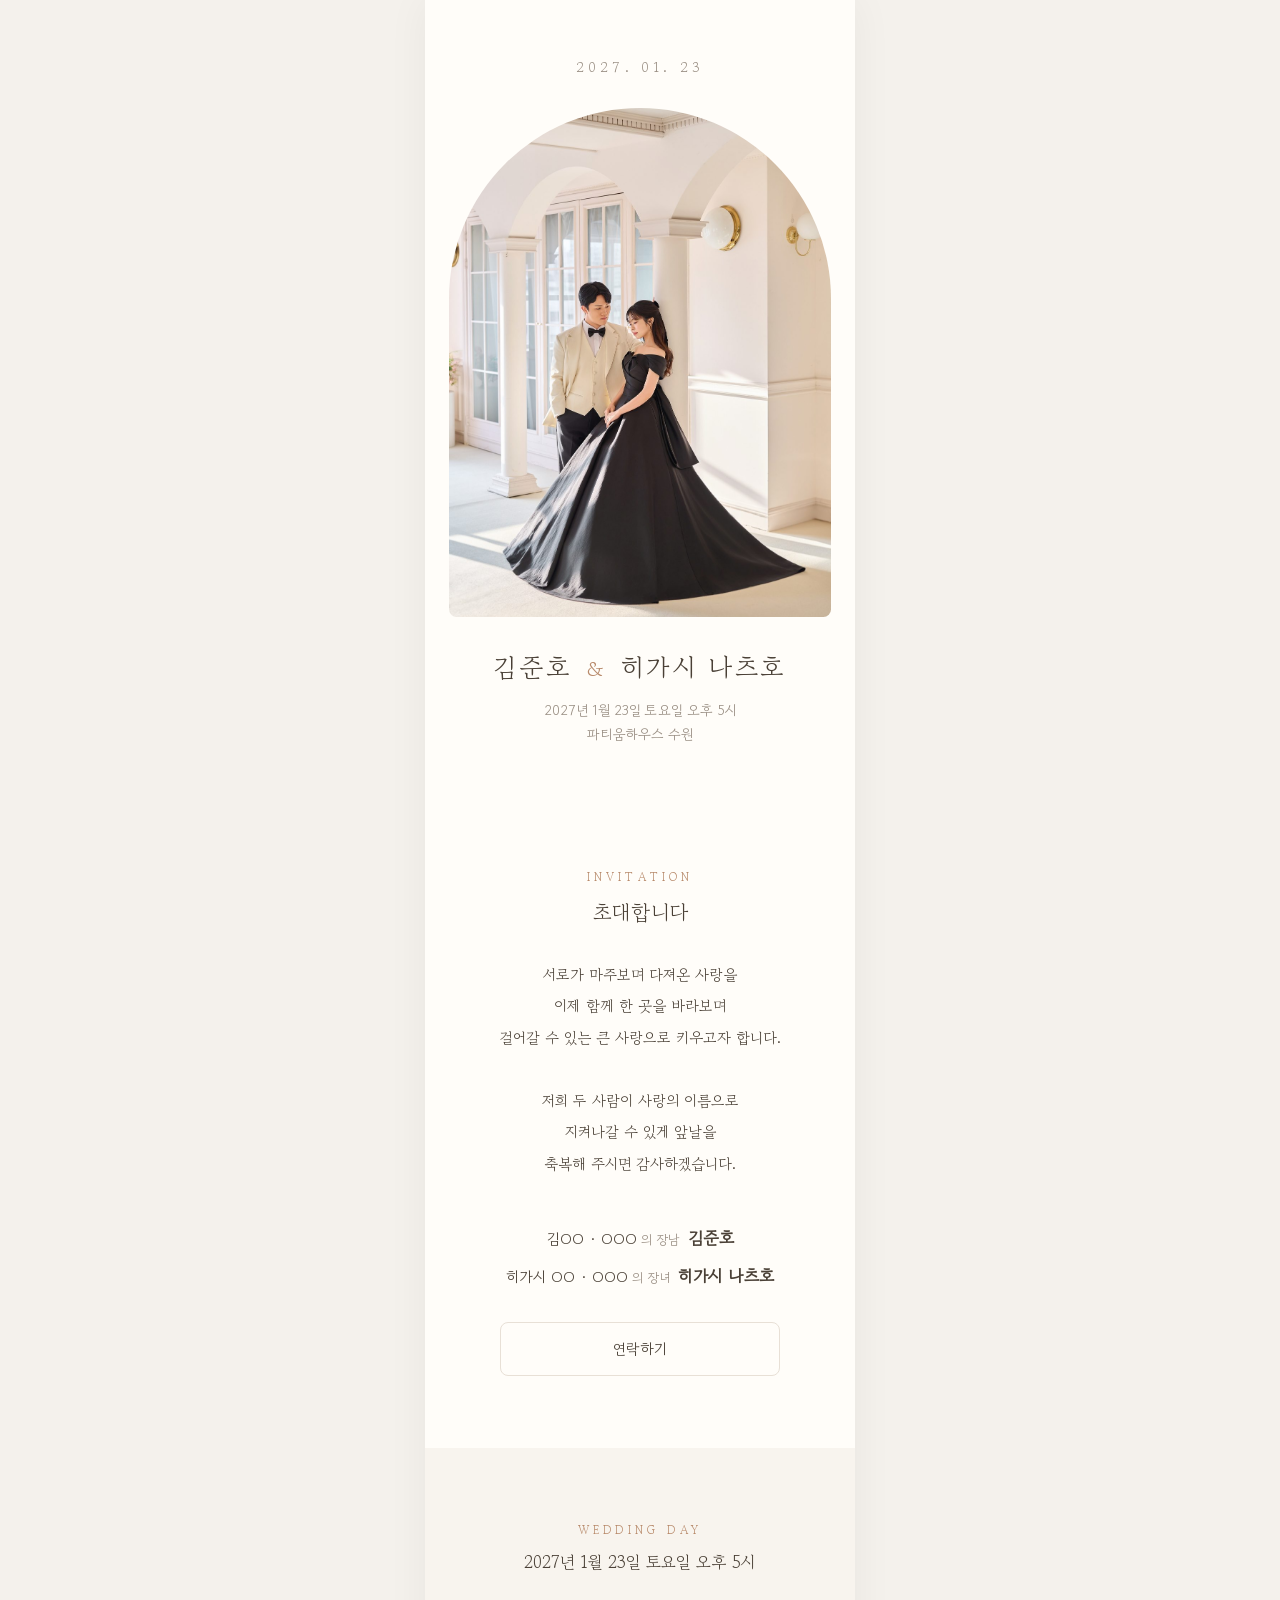
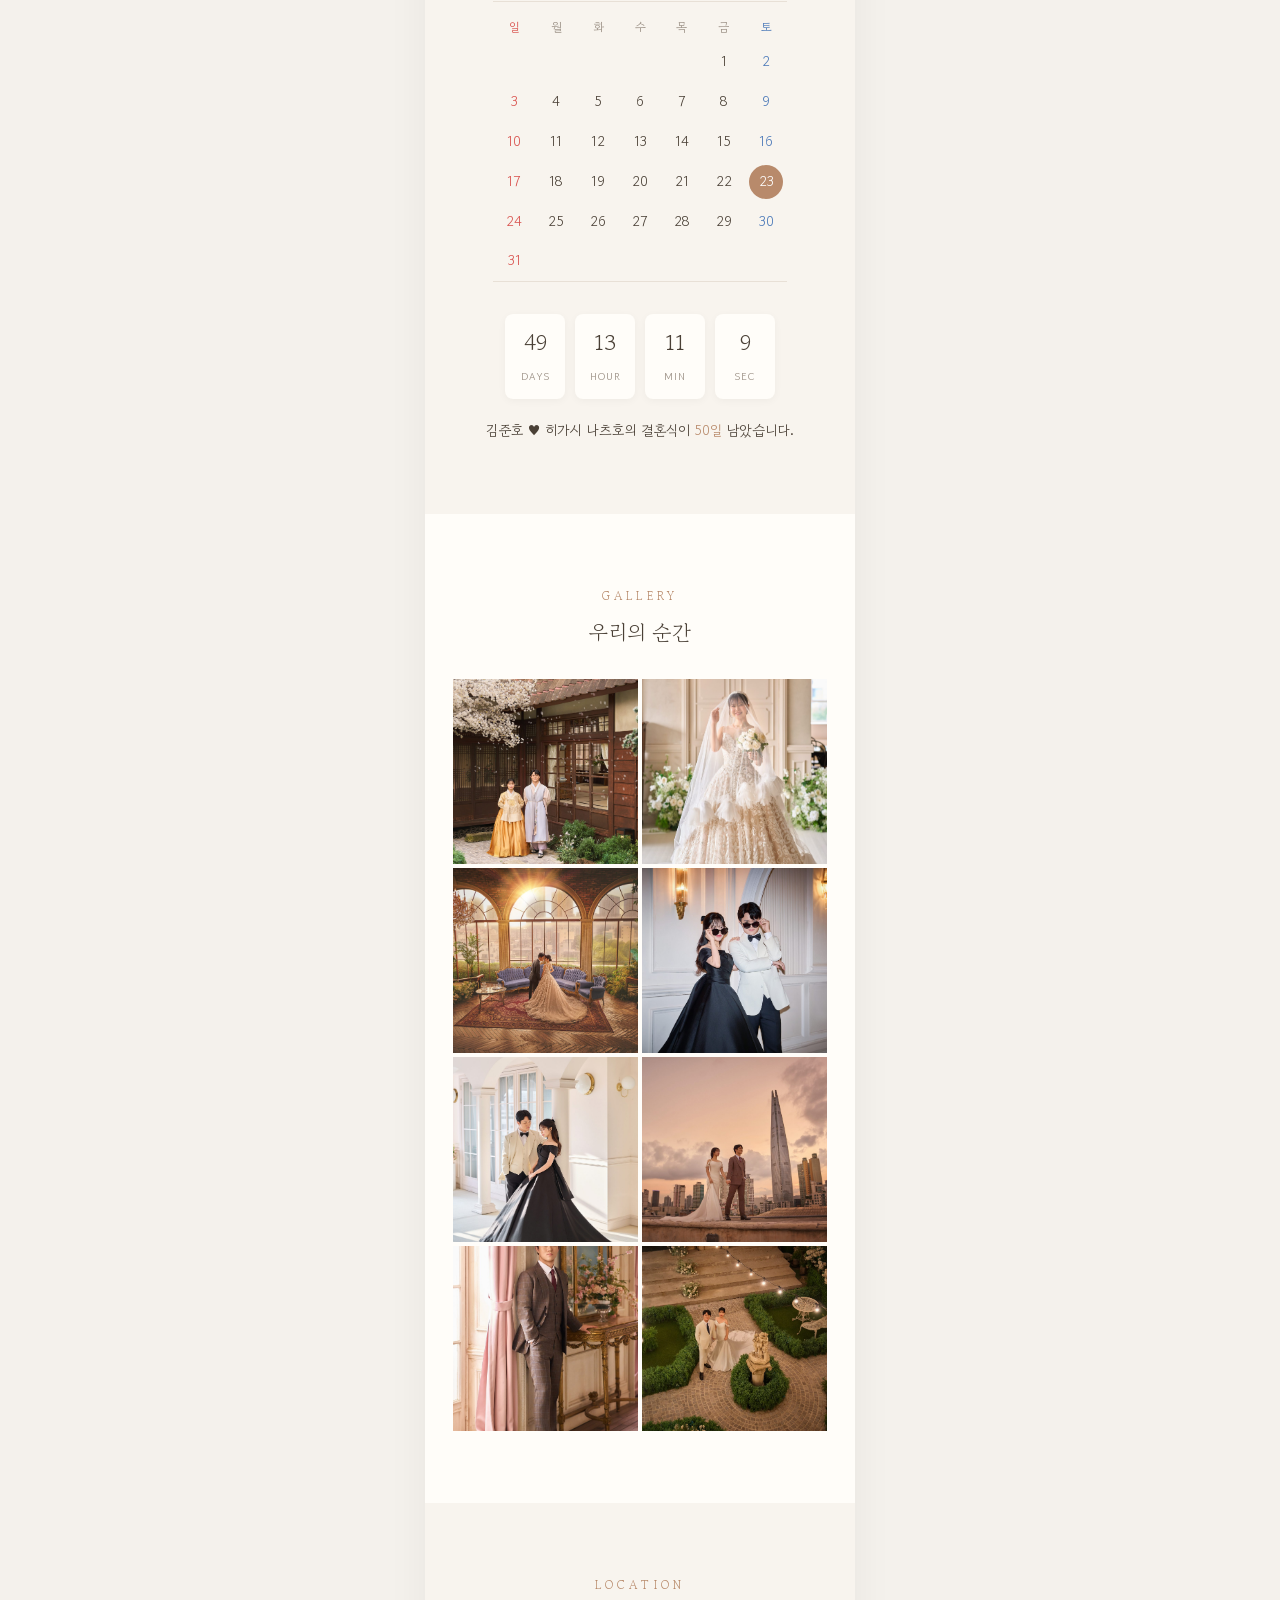
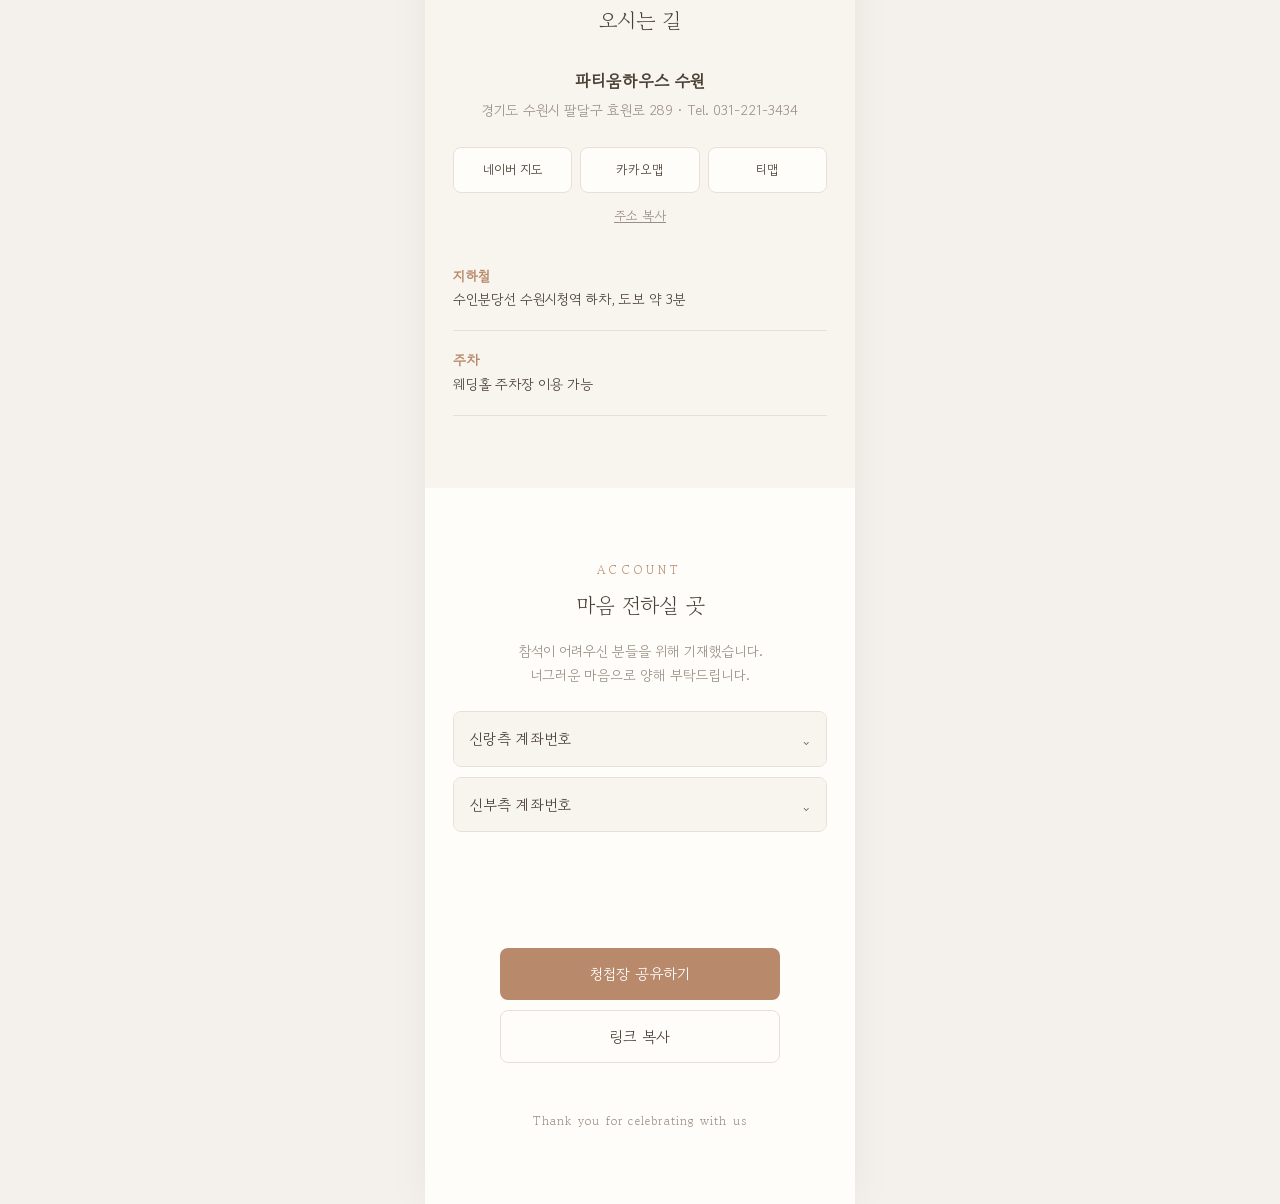
<file: index.html>
<!doctype html>
<html lang="ko">
<head>
  <meta charset="utf-8" />
  <meta name="viewport" content="width=device-width, initial-scale=1, viewport-fit=cover" />
  <title>김준호 ♥ 히가시 나츠호 결혼합니다</title>
  <meta name="description" content="2027년 1월 23일 토요일 오후 5시, 파티움하우스 수원" />

  <!-- 카카오톡·문자 링크 미리보기 (배포 후 og:image는 절대경로로 바꾸세요) -->
  <meta property="og:type" content="website" />
  <meta property="og:title" content="김준호 ♥ 히가시 나츠호 결혼합니다" />
  <meta property="og:description" content="2027년 1월 23일 토요일 오후 5시" />
  <meta property="og:image" content="https://junkth02.github.io/wed/images/og.jpg" />
  <meta property="og:url" content="https://junkth02.github.io/wed/" />

  <link rel="preconnect" href="https://fonts.googleapis.com" />
  <link rel="preconnect" href="https://fonts.gstatic.com" crossorigin />
  <link href="https://fonts.googleapis.com/css2?family=Gowun+Batang:wght@400;700&family=Gowun+Dodum&display=swap" rel="stylesheet" />
  <link rel="stylesheet" href="style.css?v=5" />
</head>
<body>
  <main class="card">

    <!-- 커버 -->
    <section class="cover">
      <p class="cover-date" id="coverDate"></p>
      <div class="cover-photo"><img id="coverImg" alt="커버 사진" /></div>
      <h1 class="cover-names"><span data-groom></span><i>&amp;</i><span data-bride></span></h1>
      <p class="cover-venue" id="coverVenue"></p>
    </section>

    <!-- 인사말 -->
    <section class="section fade">
      <p class="eyebrow">INVITATION</p>
      <h2 id="greetTitle"></h2>
      <p class="greeting" id="greetMsg"></p>
      <div class="parents" id="parents"></div>
      <button class="btn-outline" id="contactBtn">연락하기</button>
    </section>

    <!-- 달력 -->
    <section class="section fade alt">
      <p class="eyebrow">WEDDING DAY</p>
      <p class="date-text" id="dateText"></p>
      <table class="calendar" id="calendar"></table>
      <div class="countdown" id="countdown"></div>
      <p class="dday" id="dday"></p>
    </section>

    <!-- 갤러리 -->
    <section class="section fade">
      <p class="eyebrow">GALLERY</p>
      <h2>우리의 순간</h2>
      <div class="gallery" id="gallery"></div>
    </section>

    <!-- 오시는 길 -->
    <section class="section fade alt">
      <p class="eyebrow">LOCATION</p>
      <h2>오시는 길</h2>
      <p class="venue-name" id="venueName"></p>
      <p class="venue-addr" id="venueAddr"></p>
      <div class="map-buttons">
        <a data-map="naver" target="_blank" rel="noopener">네이버 지도</a>
        <a data-map="kakao" target="_blank" rel="noopener">카카오맵</a>
        <a data-map="tmap">티맵</a>
      </div>
      <button class="btn-text" id="copyAddr">주소 복사</button>
      <dl class="transport" id="transport"></dl>
    </section>

    <!-- 마음 전하실 곳 -->
    <section class="section fade">
      <p class="eyebrow">ACCOUNT</p>
      <h2>마음 전하실 곳</h2>
      <p class="sub">참석이 어려우신 분들을 위해 기재했습니다.<br />너그러운 마음으로 양해 부탁드립니다.</p>
      <div class="accordion" id="accounts"></div>
    </section>

    <!-- 공유 -->
    <section class="section share fade">
      <button class="btn-fill" id="shareBtn">청첩장 공유하기</button>
      <button class="btn-outline" id="copyLink">링크 복사</button>
      <p class="footer">Thank you for celebrating with us</p>
    </section>
  </main>

  <!-- 라이트박스 -->
  <div class="lightbox" id="lightbox" hidden>
    <button class="lb-close" aria-label="닫기">&times;</button>
    <button class="lb-prev" aria-label="이전">&#8249;</button>
    <img alt="" />
    <button class="lb-next" aria-label="다음">&#8250;</button>
    <p class="lb-count"></p>
  </div>

  <!-- 연락하기 모달 -->
  <div class="modal" id="contactModal" hidden>
    <div class="modal-box">
      <h3>연락하기</h3>
      <div id="contactList"></div>
      <button class="btn-outline modal-close">닫기</button>
    </div>
  </div>

  <button class="bgm-btn" id="bgmBtn" hidden aria-label="배경음악">♪</button>
  <audio id="bgm" loop></audio>
  <div class="toast" id="toast"></div>

  <script src="config.js?v=5"></script>
  <script src="script.js?v=5"></script>
</body>
</html>
</file>
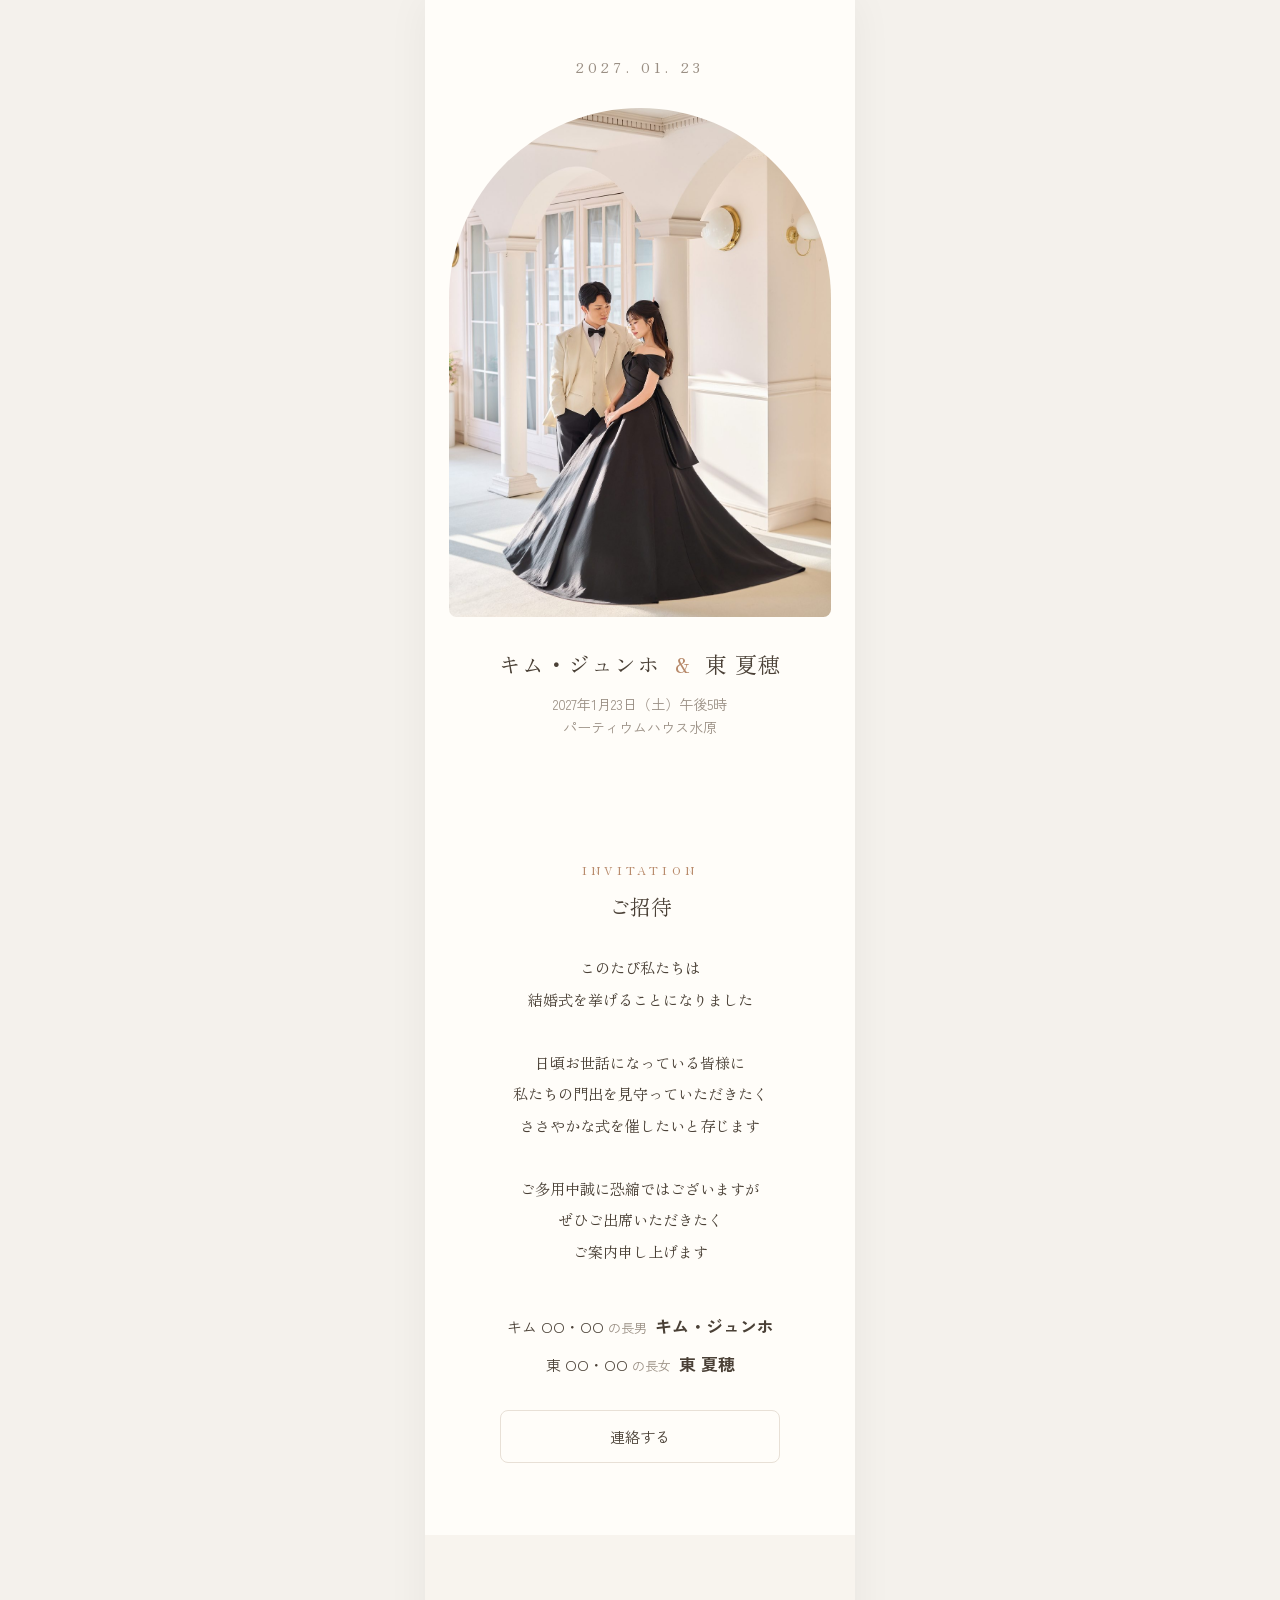
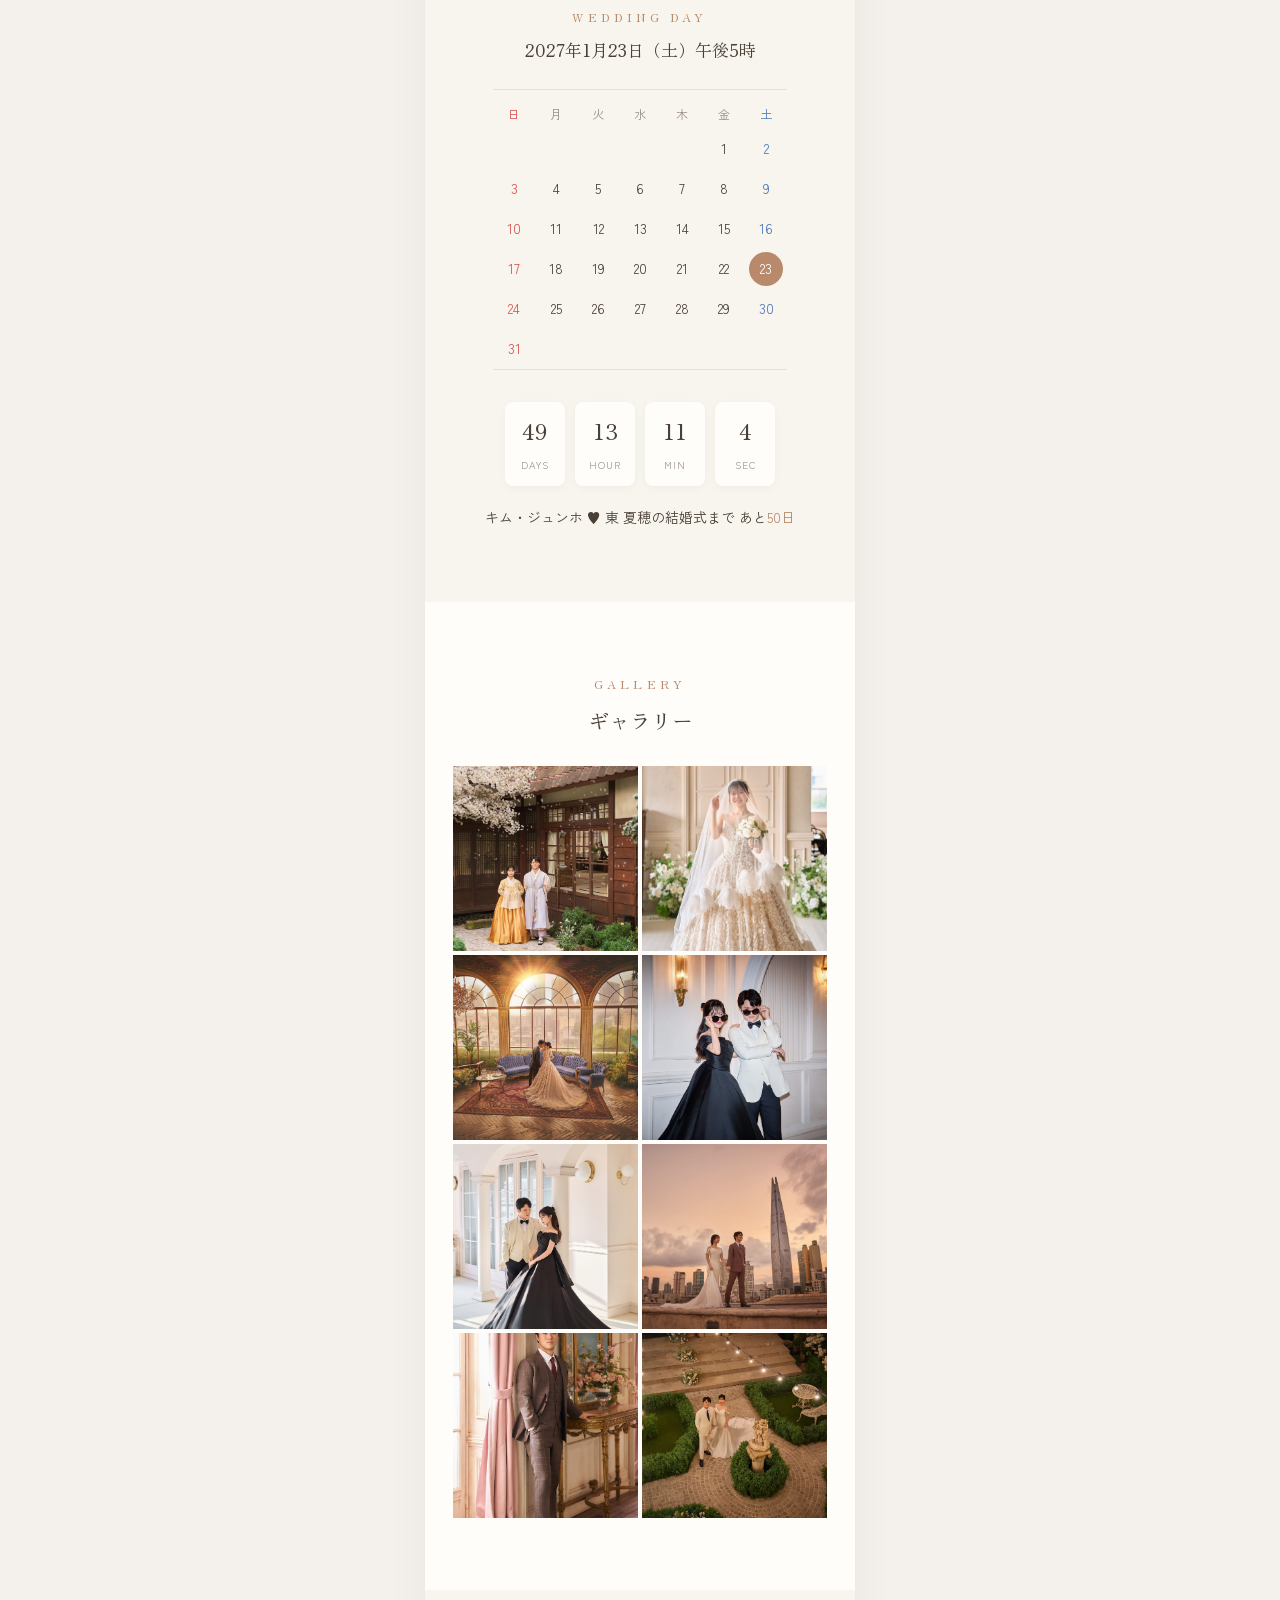
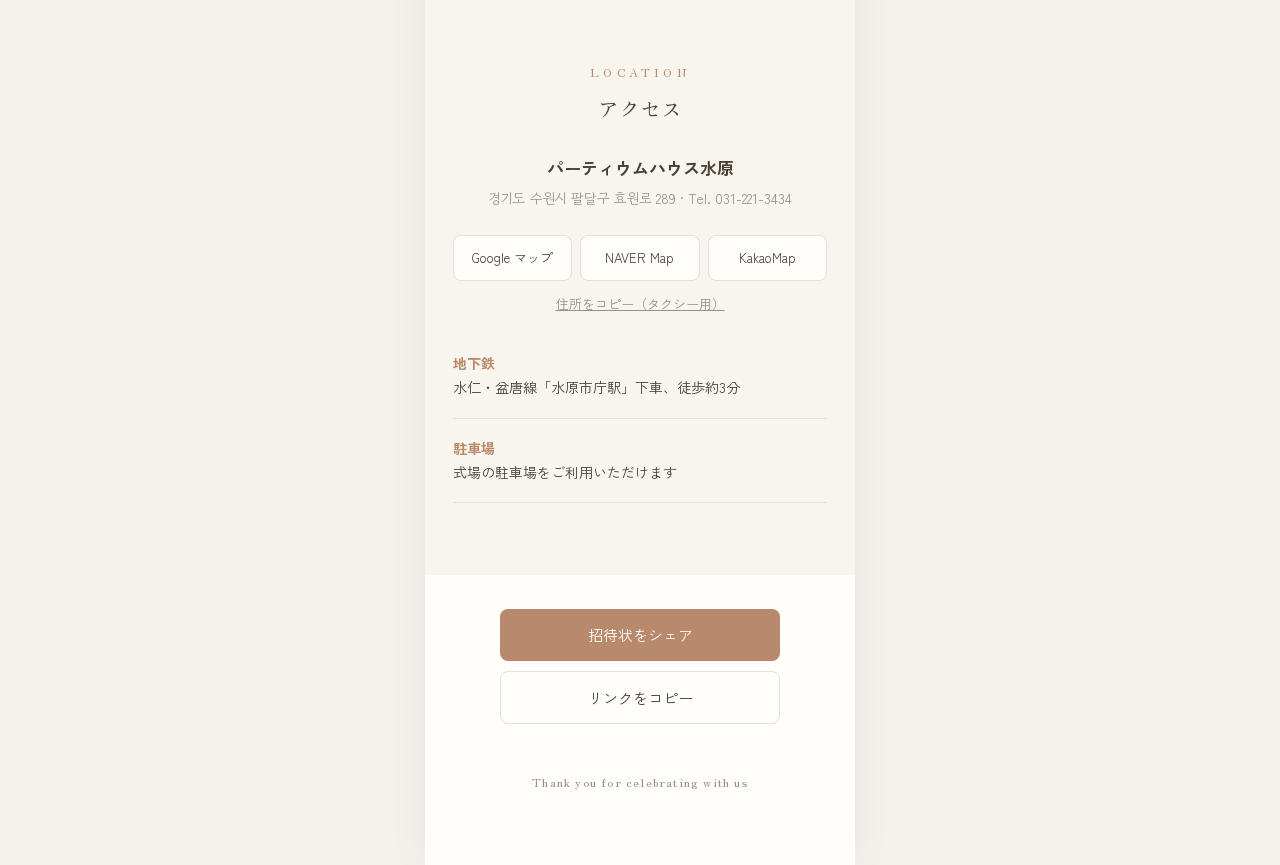
<file: jp/index.html>
<!doctype html>
<html lang="ja">
<head>
  <meta charset="utf-8" />
  <meta name="viewport" content="width=device-width, initial-scale=1, viewport-fit=cover" />
  <!-- 사진·CSS·JS는 상위 폴더(한국어판)의 파일을 같이 씀 -->
  <base href="../" />
  <title>キム・ジュンホ ♥ 東 夏穂 結婚式のご案内</title>
  <meta name="description" content="2027年1月23日（土）午後5時、パーティウムハウス水原" />

  <!-- LINE·カカオトーク リンクプレビュー -->
  <meta property="og:type" content="website" />
  <meta property="og:title" content="キム・ジュンホ ♥ 東 夏穂 結婚式のご案内" />
  <meta property="og:description" content="2027年1月23日（土）午後5時" />
  <meta property="og:image" content="https://junkth02.github.io/wed/images/og.jpg" />
  <meta property="og:url" content="https://junkth02.github.io/wed/jp/" />

  <link rel="preconnect" href="https://fonts.googleapis.com" />
  <link rel="preconnect" href="https://fonts.gstatic.com" crossorigin />
  <link href="https://fonts.googleapis.com/css2?family=Gowun+Batang:wght@400;700&family=Gowun+Dodum&family=Zen+Kaku+Gothic+New&family=Zen+Old+Mincho:wght@400;700&display=swap" rel="stylesheet" />
  <link rel="stylesheet" href="style.css?v=5" />
</head>
<body>
  <main class="card">

    <!-- カバー -->
    <section class="cover">
      <p class="cover-date" id="coverDate"></p>
      <div class="cover-photo"><img id="coverImg" alt="カバー写真" /></div>
      <h1 class="cover-names"><span data-groom></span><i>&amp;</i><span data-bride></span></h1>
      <p class="cover-venue" id="coverVenue"></p>
    </section>

    <!-- ご挨拶 -->
    <section class="section fade">
      <p class="eyebrow">INVITATION</p>
      <h2 id="greetTitle"></h2>
      <p class="greeting" id="greetMsg"></p>
      <div class="parents" id="parents"></div>
      <button class="btn-outline" id="contactBtn">連絡する</button>
    </section>

    <!-- カレンダー -->
    <section class="section fade alt">
      <p class="eyebrow">WEDDING DAY</p>
      <p class="date-text" id="dateText"></p>
      <table class="calendar" id="calendar"></table>
      <div class="countdown" id="countdown"></div>
      <p class="dday" id="dday"></p>
    </section>

    <!-- ギャラリー -->
    <section class="section fade">
      <p class="eyebrow">GALLERY</p>
      <h2>ギャラリー</h2>
      <div class="gallery" id="gallery"></div>
    </section>

    <!-- アクセス -->
    <section class="section fade alt">
      <p class="eyebrow">LOCATION</p>
      <h2>アクセス</h2>
      <p class="venue-name" id="venueName"></p>
      <p class="venue-addr" id="venueAddr"></p>
      <div class="map-buttons">
        <a data-map="google" target="_blank" rel="noopener">Google マップ</a>
        <a data-map="naver" target="_blank" rel="noopener">NAVER Map</a>
        <a data-map="kakao" target="_blank" rel="noopener">KakaoMap</a>
      </div>
      <button class="btn-text" id="copyAddr">住所をコピー（タクシー用）</button>
      <dl class="transport" id="transport"></dl>
    </section>

    <!-- シェア -->
    <section class="section share fade">
      <button class="btn-fill" id="shareBtn">招待状をシェア</button>
      <button class="btn-outline" id="copyLink">リンクをコピー</button>
      <p class="footer">Thank you for celebrating with us</p>
    </section>
  </main>

  <!-- ライトボックス -->
  <div class="lightbox" id="lightbox" hidden>
    <button class="lb-close" aria-label="閉じる">&times;</button>
    <button class="lb-prev" aria-label="前へ">&#8249;</button>
    <img alt="" />
    <button class="lb-next" aria-label="次へ">&#8250;</button>
    <p class="lb-count"></p>
  </div>

  <!-- 連絡先 -->
  <div class="modal" id="contactModal" hidden>
    <div class="modal-box">
      <h3>連絡する</h3>
      <div id="contactList"></div>
      <button class="btn-outline modal-close">閉じる</button>
    </div>
  </div>

  <button class="bgm-btn" id="bgmBtn" hidden aria-label="BGM">♪</button>
  <audio id="bgm" loop></audio>
  <div class="toast" id="toast"></div>

  <script src="config.js?v=5"></script>
  <script src="script.js?v=5"></script>
</body>
</html>
</file>
<file: style.css>
:root {
  --bg: #f4f1ec;
  --card: #fffdf9;
  --alt: #f8f4ee;
  --text: #4a4036;
  --muted: #9a8f84;
  --accent: #b88a6b;
  --line: #e8e0d6;
  --sun: #d9534f;
  --sat: #4a78b8;
  --serif: "Gowun Batang", serif;
  --sans: "Gowun Dodum", sans-serif;
}

* { box-sizing: border-box; margin: 0; padding: 0; }
html { -webkit-text-size-adjust: 100%; }
body {
  background: var(--bg);
  color: var(--text);
  font-family: var(--sans);
  line-height: 1.7;
  -webkit-font-smoothing: antialiased;
}
button { font: inherit; color: inherit; background: none; border: 0; cursor: pointer; }
a { color: inherit; text-decoration: none; }

.card {
  max-width: 430px;
  margin: 0 auto;
  background: var(--card);
  min-height: 100vh;
  overflow: hidden;
  box-shadow: 0 0 40px rgba(0, 0, 0, .05);
}

/* ---------- 커버 ---------- */
.cover { padding: 56px 24px 48px; text-align: center; }
.cover-date { font-family: var(--serif); letter-spacing: .3em; color: var(--muted); font-size: 14px; }
.cover-photo { margin: 28px auto; aspect-ratio: 3 / 4; border-radius: 200px 200px 8px 8px; overflow: hidden; background: var(--alt); }
.cover-photo img { width: 100%; height: 100%; object-fit: cover; display: block; }
.cover-names { font-family: var(--serif); font-weight: 400; font-size: 26px; letter-spacing: .1em; }
.cover-names i { font-style: normal; color: var(--accent); margin: 0 14px; font-size: 20px; }
.cover-venue { margin-top: 10px; color: var(--muted); font-size: 14px; }

/* ---------- 공통 섹션 ---------- */
.section { padding: 72px 28px; text-align: center; }
.section.alt { background: var(--alt); }
.eyebrow { font-family: var(--serif); color: var(--accent); letter-spacing: .35em; font-size: 12px; margin-bottom: 8px; }
.section h2 { font-family: var(--serif); font-weight: 400; font-size: 21px; margin-bottom: 28px; }
.sub { color: var(--muted); font-size: 14px; margin: -12px 0 24px; }

.fade { opacity: 0; transform: translateY(24px); transition: opacity .9s ease, transform .9s ease; }
.fade.show { opacity: 1; transform: none; }

/* ---------- 인사말 ---------- */
.greeting { font-family: var(--serif); white-space: pre-line; font-size: 15px; line-height: 2.1; }
.parents { margin: 40px 0 28px; font-size: 15px; line-height: 2.2; }
.parents b { font-weight: 700; font-size: 17px; margin-left: 4px; }
.parents span { color: var(--muted); font-size: 13px; margin: 0 4px; }

.btn-outline, .btn-fill {
  display: block; width: 100%; max-width: 280px; margin: 10px auto 0;
  padding: 13px; border-radius: 8px; font-size: 15px;
}
.btn-outline { border: 1px solid var(--line); background: var(--card); }
.btn-fill { background: var(--accent); color: #fff; }
.btn-text { margin-top: 12px; font-size: 13px; color: var(--muted); text-decoration: underline; }

/* ---------- 달력 ---------- */
.date-text { font-family: var(--serif); font-size: 17px; margin-bottom: 24px; }
.calendar { margin: 0 auto; border-collapse: collapse; border-top: 1px solid var(--line); border-bottom: 1px solid var(--line); }
.calendar th, .calendar td { width: 42px; height: 40px; font-size: 14px; font-weight: 400; }
.calendar th { color: var(--muted); font-size: 12px; padding-top: 10px; }
.calendar .sun { color: var(--sun); }
.calendar .sat { color: var(--sat); }
.calendar .day span {
  display: inline-flex; align-items: center; justify-content: center;
  width: 34px; height: 34px; border-radius: 50%;
  background: var(--accent); color: #fff;
}
.countdown { display: flex; justify-content: center; gap: 10px; margin-top: 32px; }
.countdown div { background: var(--card); border-radius: 8px; padding: 10px 0; width: 60px; box-shadow: 0 2px 8px rgba(0,0,0,.04); }
.countdown b { display: block; font-family: var(--serif); font-size: 22px; font-weight: 400; }
.countdown small { font-size: 10px; color: var(--muted); letter-spacing: .1em; }
.dday { margin-top: 20px; font-size: 14px; }
.dday em { font-style: normal; color: var(--accent); }

/* ---------- 갤러리 ---------- */
.gallery { display: grid; grid-template-columns: repeat(3, 1fr); gap: 4px; }
.gallery button { aspect-ratio: 1; overflow: hidden; background: var(--alt); }
.gallery img { width: 100%; height: 100%; object-fit: cover; display: block; transition: transform .4s; }
.gallery button:active img { transform: scale(1.05); }

.lightbox {
  position: fixed; inset: 0; z-index: 50; background: rgba(0, 0, 0, .92);
  display: flex; align-items: center; justify-content: center; touch-action: pan-y;
}
.lightbox[hidden] { display: none; }
.lightbox img { max-width: 100%; max-height: 82vh; object-fit: contain; user-select: none; }
.lightbox button { position: absolute; color: #fff; font-size: 34px; padding: 12px 16px; }
.lb-close { top: 8px; right: 6px; }
.lb-prev { left: 0; }
.lb-next { right: 0; }
.lb-count { position: absolute; bottom: 24px; color: #ccc; font-size: 13px; }

/* ---------- 오시는 길 ---------- */
.venue-name { font-size: 17px; font-weight: 700; }
.venue-addr { color: var(--muted); font-size: 14px; margin-top: 4px; }
.map-buttons { display: grid; grid-template-columns: repeat(3, 1fr); gap: 8px; margin-top: 24px; }
.map-buttons a { padding: 11px 0; font-size: 13px; background: var(--card); border: 1px solid var(--line); border-radius: 8px; }
.transport { text-align: left; margin-top: 36px; }
.transport dt { font-weight: 700; font-size: 14px; color: var(--accent); margin-top: 18px; }
.transport dd { font-size: 14px; padding-bottom: 18px; border-bottom: 1px solid var(--line); }

/* ---------- 계좌 ---------- */
.accordion { text-align: left; }
.acc-item { border: 1px solid var(--line); border-radius: 8px; margin-bottom: 10px; overflow: hidden; }
.acc-head { width: 100%; display: flex; justify-content: space-between; padding: 14px 16px; background: var(--alt); font-size: 15px; }
.acc-head::after { content: "⌄"; transition: transform .3s; }
.acc-item.open .acc-head::after { transform: rotate(180deg); }
.acc-body { max-height: 0; transition: max-height .35s ease; overflow: hidden; }
.acc-row { display: flex; justify-content: space-between; align-items: center; padding: 14px 16px; border-top: 1px solid var(--line); font-size: 14px; }
.acc-row small { display: block; color: var(--muted); font-size: 12px; }
.acc-row button { border: 1px solid var(--line); border-radius: 6px; padding: 5px 10px; font-size: 12px; flex-shrink: 0; }

/* ---------- 공유 / 푸터 ---------- */
.share { padding-top: 24px; }
.footer { margin-top: 48px; font-family: var(--serif); color: var(--muted); font-size: 12px; letter-spacing: .1em; }

/* ---------- 모달 / 토스트 / BGM ---------- */
.modal { position: fixed; inset: 0; z-index: 40; background: rgba(0,0,0,.4); display: flex; align-items: center; justify-content: center; padding: 16px; }
.modal[hidden] { display: none; }
.modal-box { background: var(--card); border-radius: 12px; padding: 28px 24px; width: 100%; max-width: 360px; text-align: center; }
.modal-box h3 { font-family: var(--serif); font-weight: 400; margin-bottom: 16px; }
.contact-row { display: flex; justify-content: space-between; align-items: center; padding: 12px 0; border-bottom: 1px solid var(--line); font-size: 14px; }
.contact-row a { margin-left: 12px; font-size: 18px; }

.toast {
  position: fixed; left: 50%; bottom: 40px; transform: translate(-50%, 20px);
  background: rgba(40, 34, 28, .9); color: #fff; padding: 10px 18px; border-radius: 20px;
  font-size: 13px; opacity: 0; pointer-events: none; transition: .3s; z-index: 60;
}
.toast.show { opacity: 1; transform: translate(-50%, 0); }

.bgm-btn {
  position: fixed; top: 14px; right: max(14px, calc(50% - 201px)); z-index: 30;
  width: 36px; height: 36px; border-radius: 50%; background: rgba(255,255,255,.85);
  box-shadow: 0 2px 8px rgba(0,0,0,.1); color: var(--accent);
}
.bgm-btn.playing { animation: spin 3s linear infinite; }
@keyframes spin { to { transform: rotate(360deg); } }

/* ---------- 일본어판 ---------- */
html[lang="ja"] {
  --serif: "Zen Old Mincho", "Gowun Batang", serif;
  --sans: "Zen Kaku Gothic New", "Gowun Dodum", sans-serif;
}
html[lang="ja"] .cover-names { font-size: 22px; letter-spacing: .05em; }
.cover-names span { white-space: nowrap; }
</file>
